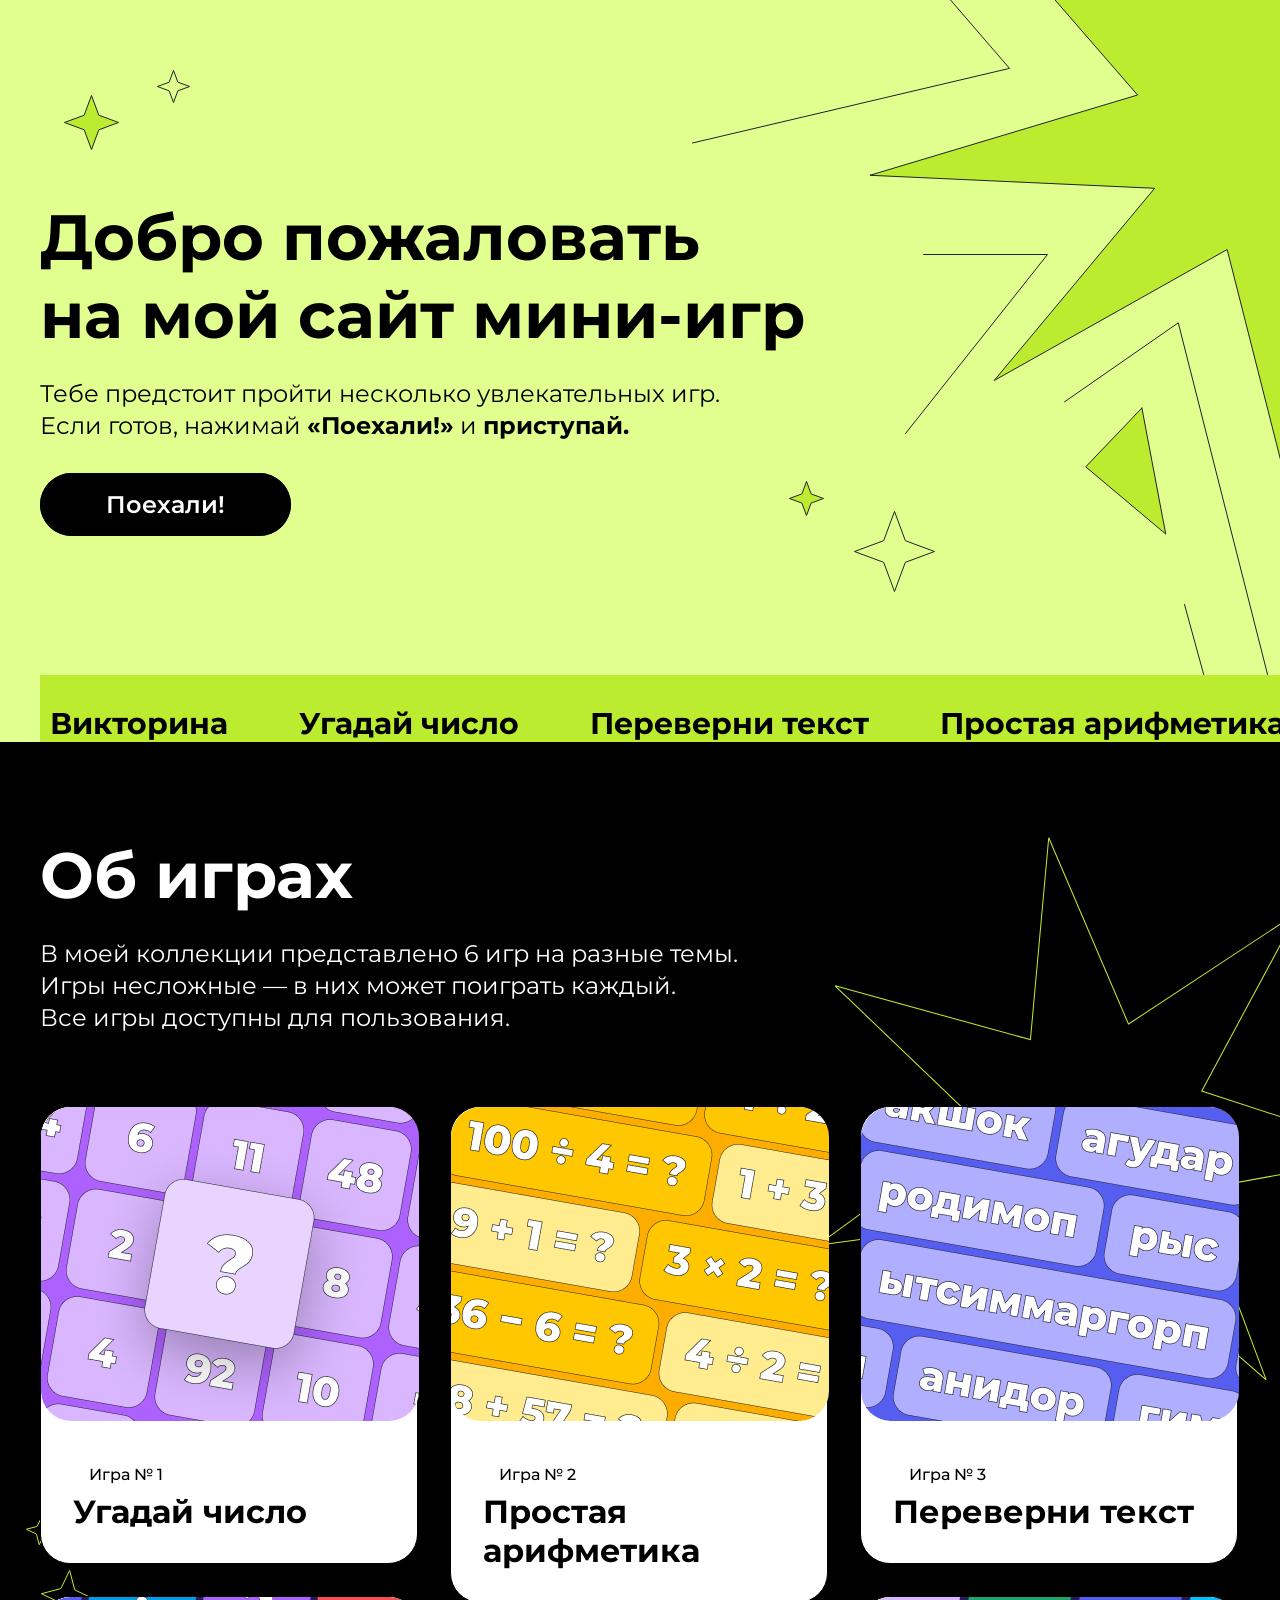
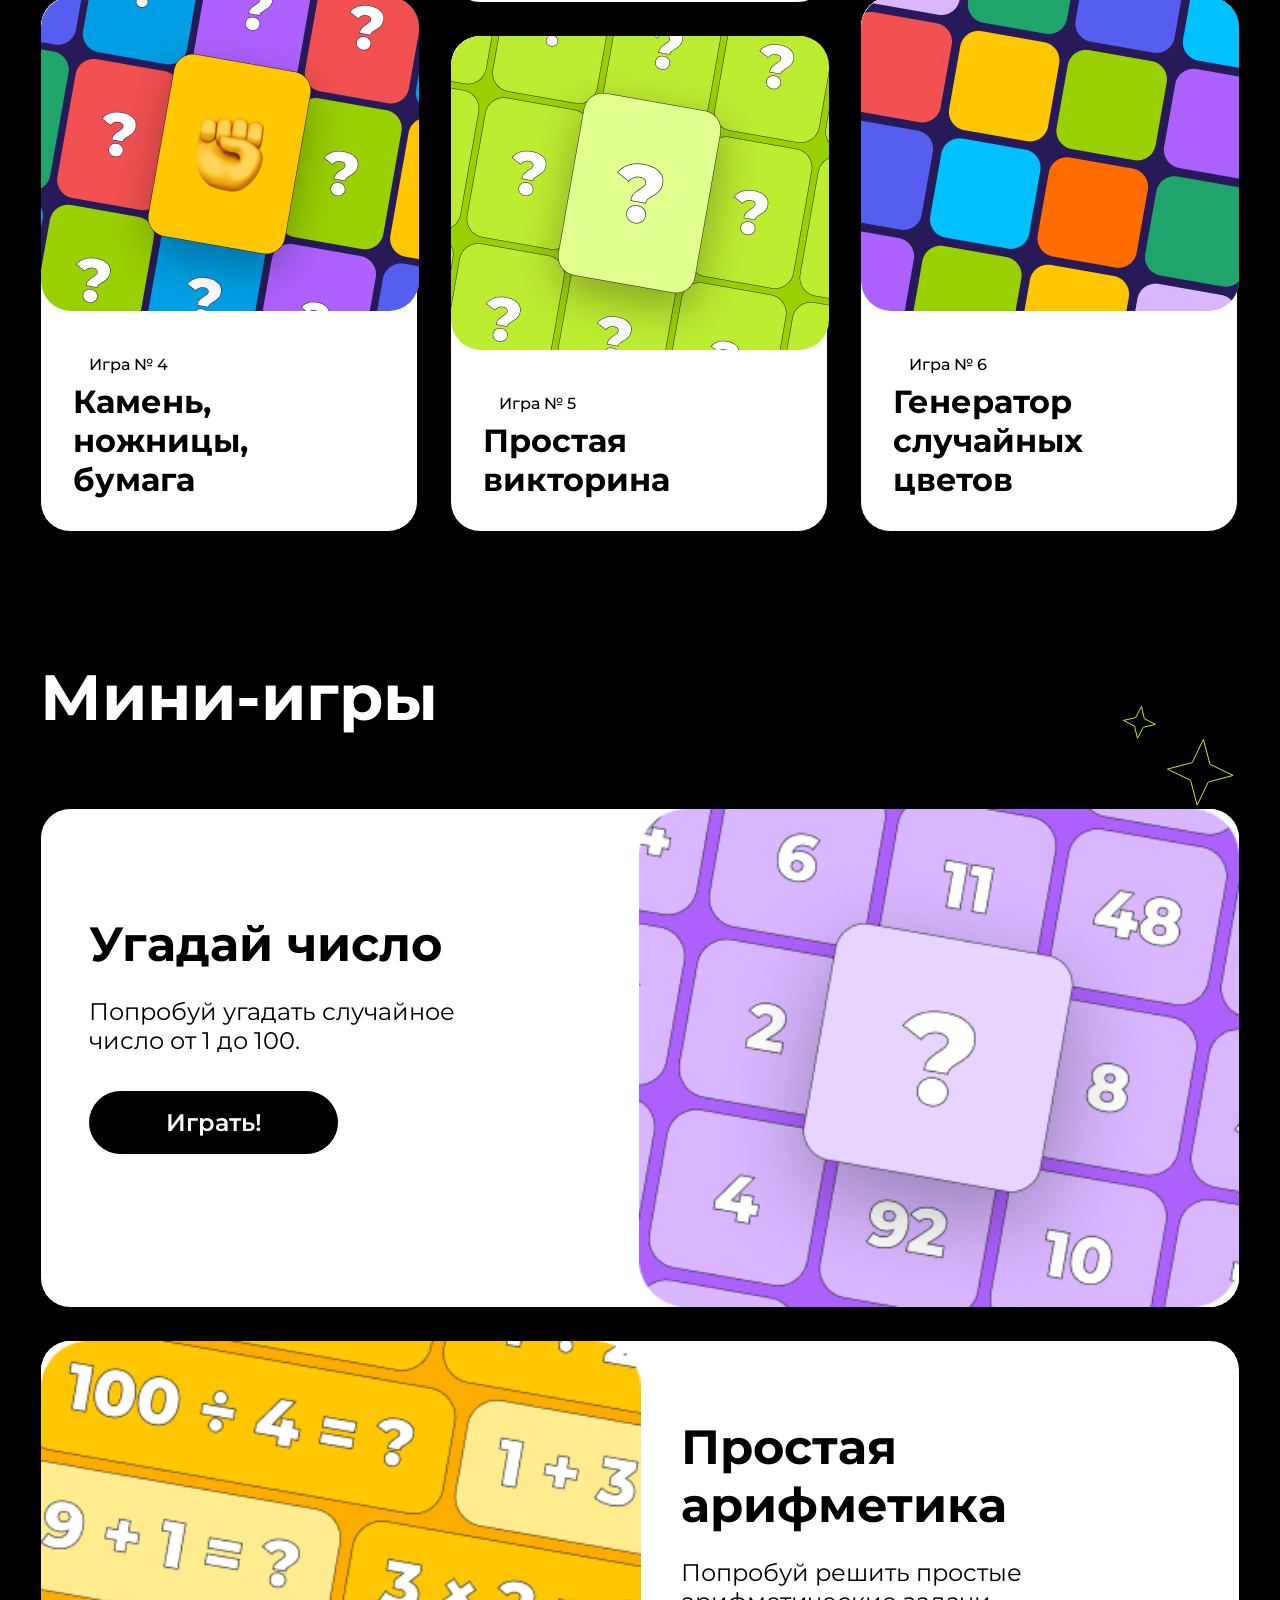
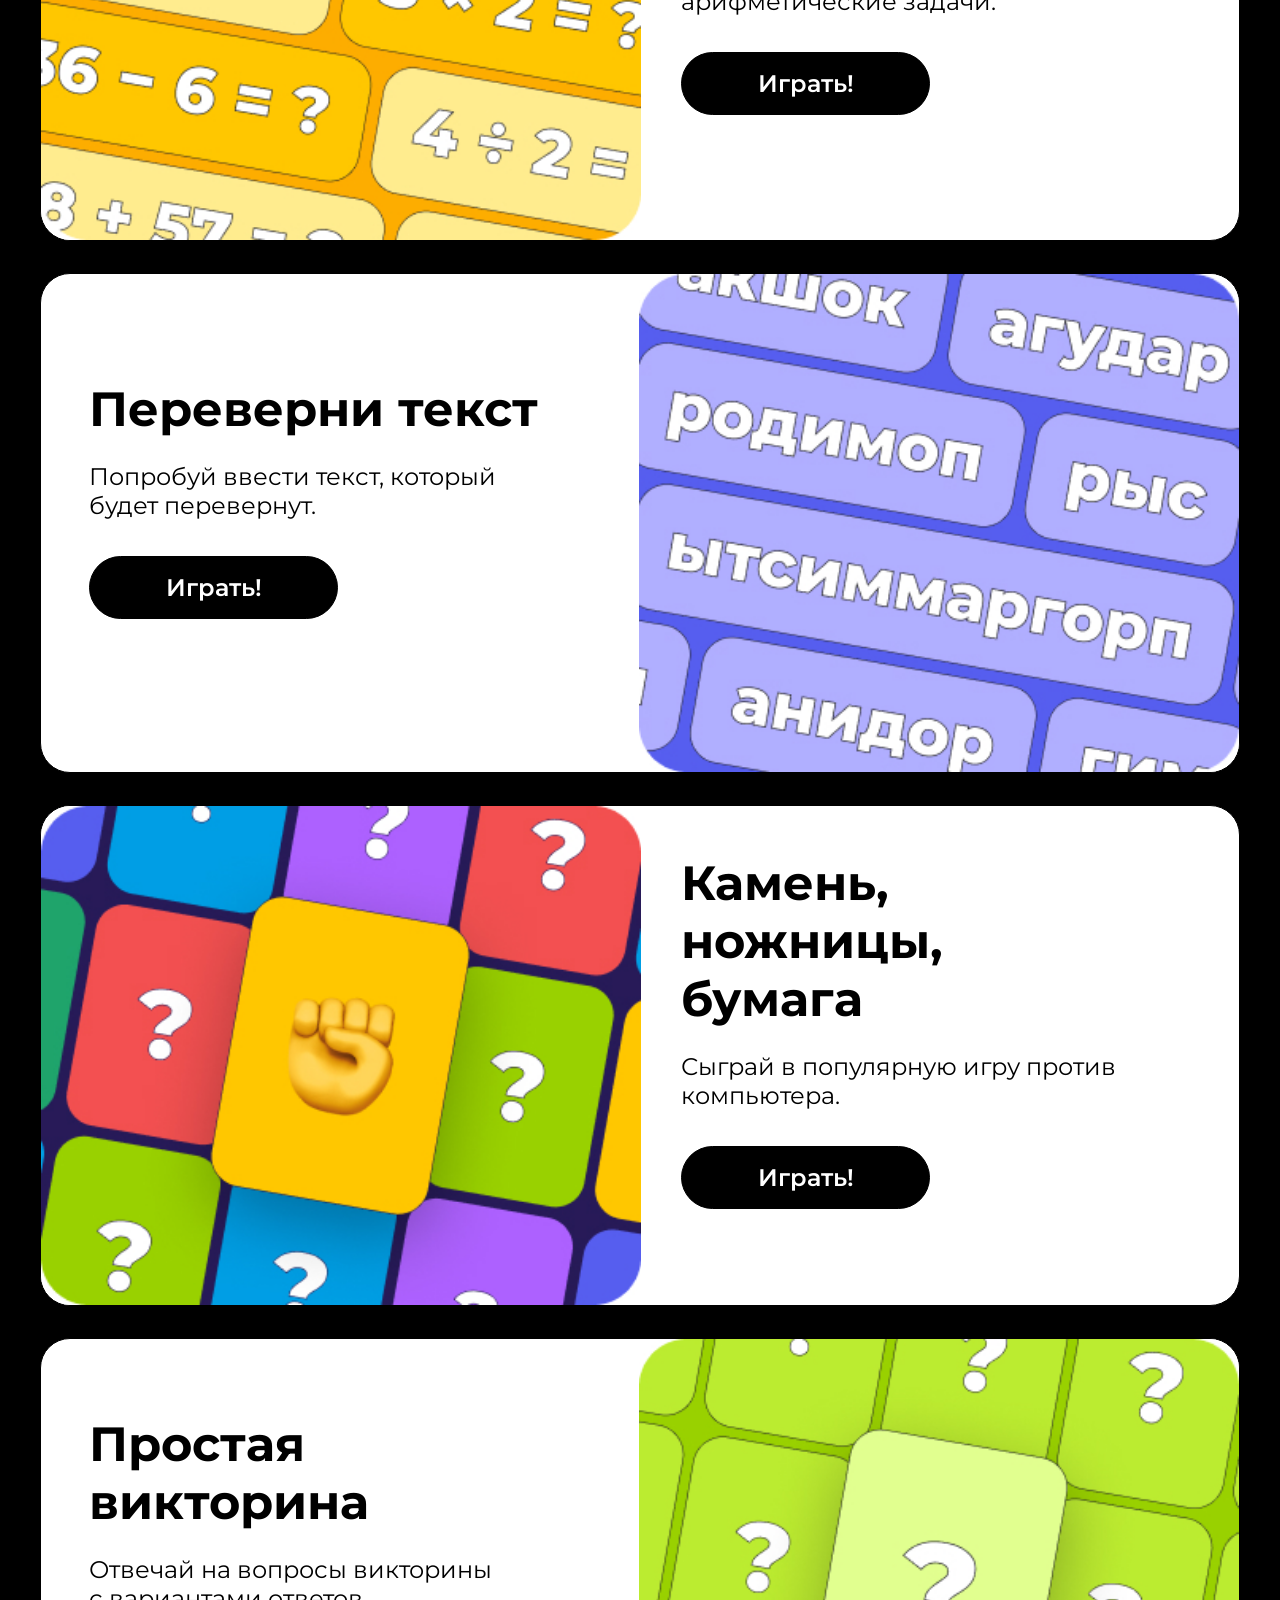
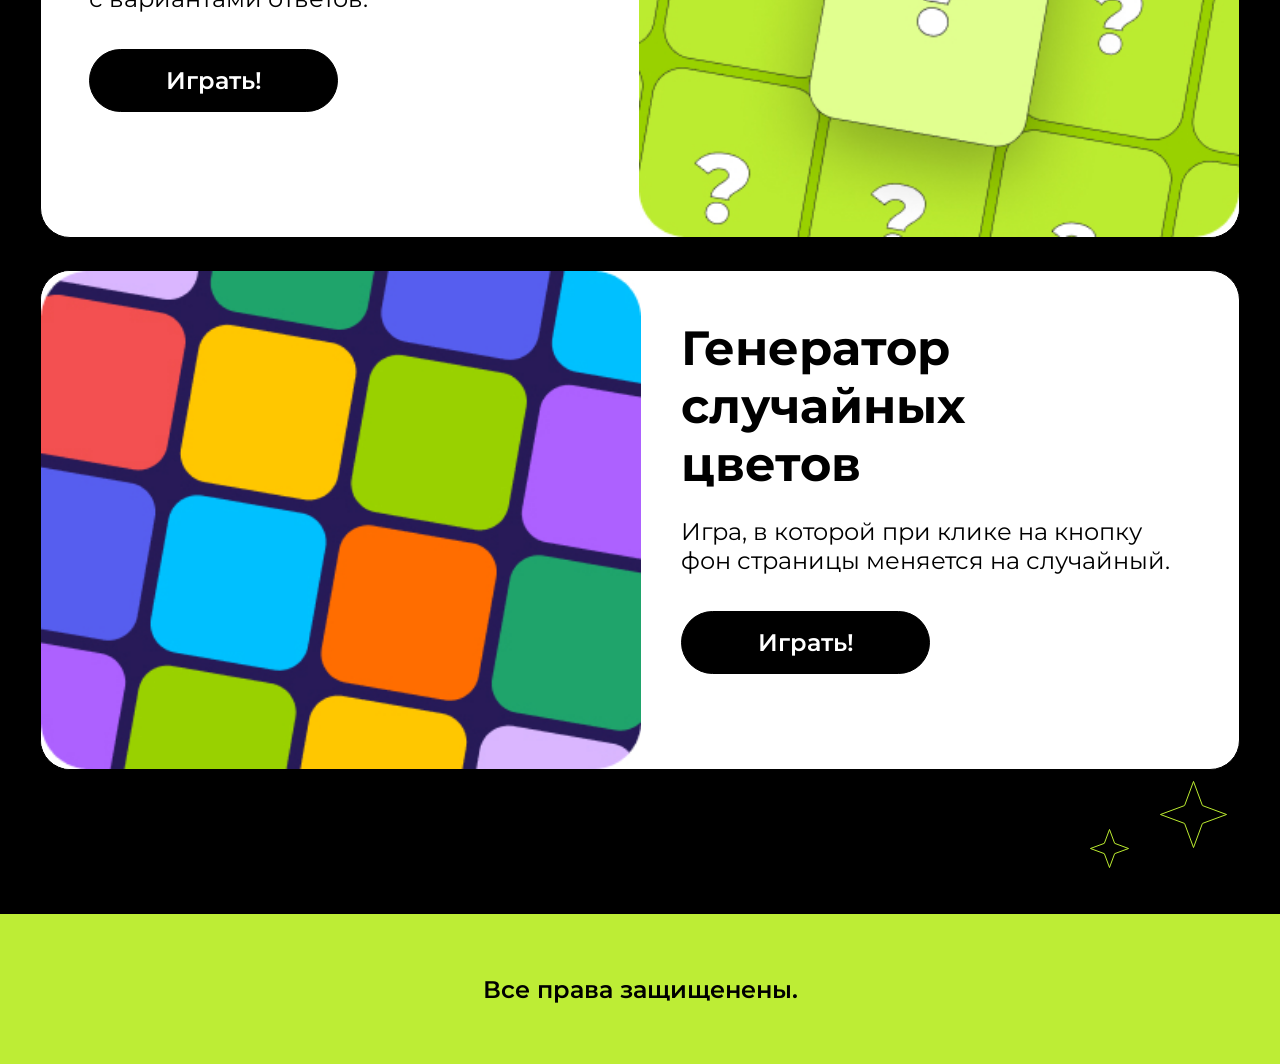
<file: hw-1/index.html>
<!DOCTYPE html>
<html lang="ru">
<head>
    <meta charset="UTF-8">
    <meta name="viewport" content="width=device-width, initial-scale=1.0">
    <title>Document</title>
    <link rel="stylesheet" href="style.css">
    <link rel="preconnect" href="https://fonts.googleapis.com">
    <link rel="preconnect" href="https://fonts.gstatic.com" crossorigin>
    <link href="https://fonts.googleapis.com/css2?family=Montserrat:ital,wght@0,100..900;1,100..900&display=swap" rel="stylesheet">
</head>
<body>
    <div class="hero-page center">
        <div class="hero-page__stars">
            <svg class="hero-page__star hero-page__star-2" width="57" height="57" viewBox="0 0 57 57" fill="none" xmlns="http://www.w3.org/2000/svg"><path d="M35.7285 20.9756L35.8086 21.1914L36.0244 21.2715L55.5586 28.5L36.0244 35.7285L35.8086 35.8086L35.7285 36.0244L28.5 55.5586L21.2715 36.0244L21.1914 35.8086L20.9756 35.7285L1.44043 28.5L20.9756 21.2715L21.1914 21.1914L21.2715 20.9756L28.5 1.44043L35.7285 20.9756Z" fill="#BCEC30" stroke="#202027"/></svg>
            <svg class="hero-page__star hero-page__star-3" width="35" height="35" viewBox="0 0 35 35" fill="none" xmlns="http://www.w3.org/2000/svg"> <path d="M21.7578 12.9473L21.8379 13.1621L22.0527 13.2422L33.5586 17.5L22.0527 21.7578L21.8379 21.8379L21.7578 22.0527L17.5 33.5586L13.2422 22.0527L13.1621 21.8379L12.9473 21.7578L1.44043 17.5L12.9473 13.2422L13.1621 13.1621L13.2422 12.9473L17.5 1.44043L21.7578 12.9473Z" stroke="#202027"/> </svg>
            <svg class="hero-page__star hero-page__star-5" width="37" height="37" viewBox="0 0 37 37" fill="none" xmlns="http://www.w3.org/2000/svg"><path d="M23.0273 13.6768L23.1074 13.8926L23.3232 13.9727L35.5586 18.5L23.3232 23.0273L23.1074 23.1074L23.0273 23.3232L18.5 35.5586L13.9727 23.3232L13.8926 23.1074L13.6768 23.0273L1.44043 18.5L13.6768 13.9727L13.8926 13.8926L13.9727 13.6768L18.5 1.44043L23.0273 13.6768Z" fill="#BCEC30" stroke="#202027"/></svg>
            <svg class="hero-page__star hero-page__star-4"  width="83" height="83" viewBox="0 0 83 83" fill="none" xmlns="http://www.w3.org/2000/svg"><path d="M52.2402 30.4648L52.3193 30.6807L52.5352 30.7598L81.5586 41.5L52.5352 52.2402L52.3193 52.3193L52.2402 52.5352L41.5 81.5586L30.7598 52.5352L30.6807 52.3193L30.4648 52.2402L1.44043 41.5L30.4648 30.7598L30.6807 30.6807L30.7598 30.4648L41.5 1.44043L52.2402 30.4648Z" stroke="#202027"/></svg>
        </div>
        <div class="hero-page__vectors">
            <svg class="hero-page__vector hero-page__vector-1" width="413" height="528" viewBox="0 0 413 528" fill="none" xmlns="http://www.w3.org/2000/svg"><path d="M533.96 48.4061C543.388 51.031 805.793 161.965 805.793 161.965L527.388 191.848L703.271 417.66L455.314 263.412L430.049 524.856L360.161 249.531L127.215 380.493L287.683 188.266L2.90706 175.289L270.58 95.0267L71.6813 -134.041L351.313 -2.49639L415.308 -256.31L444.045 -1.9517L698.758 -177.398L533.96 48.4061Z" fill="#BCEC30" stroke="#202027" stroke-miterlimit="10" stroke-linecap="round"/></svg>
            <svg class="hero-page__vector hero-page__vector-4788" width="82" height="129" viewBox="0 0 82 129" fill="none" xmlns="http://www.w3.org/2000/svg"><path d="M56.8884 1.04858L0.729492 59.8133L80.7295 127.049L56.8884 1.04858Z" fill="#BCEC30" stroke="#202027" stroke-linecap="round"/></svg>
            <svg class="hero-page__vector hero-page__vector-4782" width="216" height="420" viewBox="0 0 216 420" fill="none" xmlns="http://www.w3.org/2000/svg"><path d="M0.5 79.8677L114.26 0.822235L220.382 418.822" stroke="#202027" stroke-linecap="round"/></svg>
            <svg class="hero-page__vector hero-page__vector-4791" width="35" height="125" viewBox="0 0 35 125" fill="none" xmlns="http://www.w3.org/2000/svg"><path d="M0.5 0.500122L34.5 124.5" stroke="#202027" stroke-linecap="round"/></svg>
            <svg class="hero-page__vector hero-page__vector-4781" width="144" height="180" viewBox="0 0 144 180" fill="none" xmlns="http://www.w3.org/2000/svg"><path d="M18.5824 0.5H142.5L0.5 179.5" stroke="#202027" stroke-linecap="round"/></svg>
            <svg class="hero-page__vector hero-page__vector-4780" width="319" height="154" viewBox="0 0 319 154" fill="none" xmlns="http://www.w3.org/2000/svg"><path d="M241.293 -10L317.5 78.3799L0.5 153" stroke="#202027" stroke-linecap="round"/></svg>
        </div>
            
        <div class="hero-page__vectors-mob">
            <svg class="hero-page__vector-mob hero-page__vector-mob-1" width="160" height="155" viewBox="0 0 160 155" fill="none" xmlns="http://www.w3.org/2000/svg"><path d="M163.245 10.1084C166.091 10.8901 245.303 43.9262 245.303 43.9262L161.261 52.8255L214.355 120.072L139.504 74.1374L131.878 151.995L110.781 70.0034L40.4614 109.004L88.9017 51.7588L2.93664 47.8942L83.7388 23.992L23.6975 -44.2244L108.11 -5.0504L127.428 -80.6361L136.103 -4.88818L212.993 -57.1361L163.245 10.1084Z" fill="#BCEC30" stroke="#202027" stroke-miterlimit="10" stroke-linecap="round"/></svg>
            <svg class="hero-page__vector-mob hero-page__vector-mob-5" width="18" height="18" viewBox="0 0 18 18" fill="none" xmlns="http://www.w3.org/2000/svg"><path d="M10.9619 6.74316L11.042 6.95801L11.2568 7.03809L16.5586 9L11.2568 10.9619L11.042 11.042L10.9619 11.2568L9 16.5586L7.03809 11.2568L6.95801 11.042L6.74316 10.9619L1.44043 9L6.74316 7.03809L6.95801 6.95801L7.03809 6.74316L9 1.44043L10.9619 6.74316Z" fill="#BCEC30" stroke="#202027"/></svg>
            <svg class="hero-page__vector-mob hero-page__vector-mob-4" width="39" height="41" viewBox="0 0 39 41" fill="none" xmlns="http://www.w3.org/2000/svg"><path d="M24.2949 15.1289L24.3711 15.3457L24.5859 15.4287L37.6201 20.5L24.5859 25.5713L24.3711 25.6543L24.2949 25.8711L19.5 39.4932L14.7051 25.8711L14.6289 25.6543L14.4141 25.5713L1.37891 20.5L14.4141 15.4287L14.6289 15.3457L14.7051 15.1289L19.5 1.50586L24.2949 15.1289Z" stroke="#202027"/></svg>
            <svg class="hero-page__vector-mob hero-page__vector-mob-2" width="35" height="35" viewBox="0 0 35 35" fill="none" xmlns="http://www.w3.org/2000/svg"><path d="M21.7578 12.9473L21.8379 13.1621L22.0527 13.2422L33.5586 17.5L22.0527 21.7578L21.8379 21.8379L21.7578 22.0527L17.5 33.5586L13.2422 22.0527L13.1621 21.8379L12.9473 21.7578L1.44043 17.5L12.9473 13.2422L13.1621 13.1621L13.2422 12.9473L17.5 1.44043L21.7578 12.9473Z" fill="#BCEC30" stroke="#202027"/></svg>
            <svg class="hero-page__vector-mob hero-page__vector-mob-3" width="21" height="21" viewBox="0 0 21 21" fill="none" xmlns="http://www.w3.org/2000/svg"><path d="M12.8672 7.83789L12.9473 8.05273L13.1621 8.13281L19.5586 10.5L13.1621 12.8672L12.9473 12.9473L12.8672 13.1621L10.5 19.5586L8.13281 13.1621L8.05273 12.9473L7.83789 12.8672L1.44043 10.5L7.83789 8.13281L8.05273 8.05273L8.13281 7.83789L10.5 1.44043L12.8672 7.83789Z" stroke="#202027"/></svg>
        </div>


        <div class="hero-page__content">

            <h1 class="hero-page__title">Добро пожаловать <br>на мой сайт мини-игр</h1>

            <p class="hero-page__descr">Тебе предстоит пройти несколько увлекательных игр. Если готов, нажимай <b>«Поехали!»</b> и <b>приступай.</b></p>

            <a href="#games-section" class="hero-page__btn">Поехали!</a>

        </div>
        <div class="hero-page__stripe-wrapper">
            <div class="hero-page__stripe">
                <ul class="hero-page__list">
                    <li class="hero-page__item">Викторина</li>
                    <li class="hero-page__item">Угадай число</li>
                    <li class="hero-page__item">Переверни текст</li>
                    <li class="hero-page__item">Простая арифметика</li>
                    <li class="hero-page__item">Камень, ножницы, бумага</li>
                    <li class="hero-page__item">Генератор случайных цветов</li>
                </ul>
            </div>
        </div>
        
        
    </div>
    <div class="games center" id="games-section">
        <svg class="games__star games__star-1" width="585" height="585" viewBox="0 0 458 567" fill="none" xmlns="http://www.w3.org/2000/svg"><path d="M311.161 184.877L311.375 185.435L311.886 185.126L479.433 83.8167L380.124 252.557L379.822 253.073L380.382 253.28L564.052 321.108L370.208 348.674L369.616 348.758L369.804 349.326L431.289 535.215L288.879 400.849L288.444 400.439L288.117 400.94L181.119 564.91L197.378 369.793L197.429 369.197L196.833 369.254L1.92162 387.833L164.61 278.892L165.107 278.56L164.691 278.129L28.6394 137.326L215.247 196.597L215.817 196.778L215.894 196.186L241.151 2.02592L311.161 184.877Z" stroke="#BCEC30"/></svg>
        <svg class="games__star games__star-11" width="32" height="32" viewBox="0 0 32 32" fill="none" xmlns="http://www.w3.org/2000/svg"><path d="M19.7299 11.9161L19.7892 12.1375L19.9965 12.2377L29.7633 16.9489L19.282 19.7301L19.0596 19.7894L18.9593 19.9966L14.2472 29.7633L11.467 19.2821L11.4077 19.0597L11.2015 18.9596L1.43379 14.2474L11.9159 11.4672L12.1374 11.4079L12.2375 11.2016L16.9487 1.43382L19.7299 11.9161Z" stroke="#BCEC30"/></svg>
        <svg class="games__star games__star-12" width="55" height="55" viewBox="0 0 55 55" fill="none" xmlns="http://www.w3.org/2000/svg"><path d="M34.7319 20.6643L34.7912 20.8867L34.9985 20.986L52.916 29.6302L33.6877 34.7322L33.4652 34.7914L33.365 34.9987L24.7208 52.9162L19.6188 33.6878L19.5605 33.4655L19.3533 33.3653L1.43475 24.7209L20.6641 19.619L20.8865 19.5608L20.9857 19.3534L29.63 1.43493L34.7319 20.6643Z" stroke="#BCEC30"/></svg>

        <h1 class="games__title">Об играх</h1>
        <p class="games__descr">В моей коллекции представлено 6 игр на разные темы.<br>Игры несложные — в них может поиграть каждый. <br>Все игры доступны для пользования.</p>

        <div class="games__content">
            <div class="games__list">
                <a href="#game-guess-number">
                    <div class="games-card">
                    <img class="games-card__img" src="img/guess_the_number.jpg" alt="">
                    <div class="games-card__text">
                        <p class="games-card__descr">Игра № 1</p>
                        <h3 class="games-card__title">Угадай число</h3>
                    </div>
                </div>
                </a>
                <a href="#rock-scissors-paper">
                    <div class="games-card">
                    <img class="games-card__img" src="img/rock_scissors_paper.jpg" alt="">
                    <div class="games-card__text">
                        <p class="games-card__descr">Игра № 4</p>
                        <h3 class="games-card__title">Камень, ножницы, <br>бумага</h3>
                        
                    </div>
                </div>
                </a>
            </div>
            <div class="games__list">
                <a href="#arithmetic">
                    <div class="games-card">
                    <img class="games-card__img" src="img/arithmetic.jpg" alt="">
                    <div class="games-card__text">
                        <p class="games-card__descr">Игра № 2</p>
                        <h3 class="games-card__title">Простая <br>арифметика</h3>
                        
                    </div>
                </div>
                </a>
                <a href="#quiz">
                    <div class="games-card">
                    <img class="games-card__img" src="img/quiz.jpg" alt="">
                    <div class="games-card__text">
                        <p class="games-card__descr">Игра № 5</p>
                        <h3 class="games-card__title">Простая<br>викторина</h3>
                    </div>
                </div>
                </a>
            </div>
            <div class="games__list">
                <a href="#inverted-text">
                    <div class="games-card">
                    <img class="games-card__img" src="img/inverted_text.jpg" alt="">
                    <div class="games-card__text">
                        <p class="games-card__descr">Игра № 3</p>
                        <h3 class="games-card__title">Переверни текст</h3>
                    </div>
                </div>
                </a>
                <a href="#random-number">
                    <div class="games-card">
                    <img class="games-card__img" src="img/random_number.jpg" alt="">
                    <div class="games-card__text">
                        <p class="games-card__descr">Игра № 6</p>
                        <h3 class="games-card__title">Генератор <br>случайных <br>цветов</h3>
                    </div>
                </div>
                </a>
            </div>
        </div>

    </div>
    <div class="mini-games center">
        <svg class="mini-games__star mini-games__star-7" width="35" height="35" viewBox="0 0 35 35" fill="none" xmlns="http://www.w3.org/2000/svg"><path d="M22.2469 13.4283L22.2998 13.6524L22.5041 13.7585L33.446 19.4276L21.4491 22.2469L21.2251 22.2997L21.119 22.504L15.4488 33.4458L12.6306 21.449L12.5777 21.225L12.3734 21.1189L1.43062 15.4486L13.4284 12.6305L13.6524 12.5776L13.7585 12.3734L19.4278 1.43043L22.2469 13.4283Z" stroke="#BCEC30"/></svg>
        <svg class="mini-games__star mini-games__star-6" width="69" height="69" viewBox="0 0 69 69" fill="none" xmlns="http://www.w3.org/2000/svg"><path d="M43.9327 26.0287L43.991 26.251L44.1982 26.3512L67.1165 37.4068L42.5217 43.9326L42.2993 43.9909L42.2001 44.1982L31.1435 67.1164L24.6187 42.5216L24.5595 42.2992L24.3522 42.2L1.434 31.1434L26.0287 24.6186L26.2512 24.5593L26.3514 24.3521L37.407 1.43385L43.9327 26.0287Z" stroke="#BCEC30"/></svg>
        <h1 class="mini-games__title">Мини-игры</h1>
        <div class="mini-games__content">
            <div class="mini-games-card" id="game-guess-number">
                <div class="mini-games-card__text mini-games-card__text_left">
                    <h3 class="mini-games-card__title">Угадай число</h3>
                    <p class="mini-games-card__descr">Попробуй угадать случайное <br>число от 1 до 100.</p>
                    <a class="mini-games-card__btn" href="game_guess_number.html">Играть!</a>
                </div>
                <img class="mini-games-card__img" src="img/guess_the_number.jpg" alt="">
            </div>
            <div class="mini-games-card" id="arithmetic">
                <img class="mini-games-card__img" src="img/arithmetic.jpg" alt="">
                <div class="mini-games-card__text mini-games-card__text_right">
                    <h3 class="mini-games-card__title">Простая <br>арифметика</h3>
                    <p class="mini-games-card__descr">Попробуй решить простые арифметические задачи.</p>
                    <a class="mini-games-card__btn" href="arithmetic.html">Играть!</a>
                </div>
            </div>
            <div class="mini-games-card" id="inverted-text">
                <div class="mini-games-card__text mini-games-card__text_left">
                    <h3 class="mini-games-card__title">Переверни текст</h3>
                    <p class="mini-games-card__descr">Попробуй ввести текст, который <br>будет перевернут.</p>
                    <a class="mini-games-card__btn" href="inverted_text.html">Играть!</a>
                </div>
                <img class="mini-games-card__img" src="img/inverted_text.jpg" alt="">
            </div>
            <div class="mini-games-card" id="rock-scissors-paper">
                <img class="mini-games-card__img" src="img/rock_scissors_paper.jpg" alt="">
                <div class="mini-games-card__text mini-games-card__text_right">
                    <h3 class="mini-games-card__title">Камень, <br>ножницы, <br>бумага</h3>
                    <p class="mini-games-card__descr">Сыграй в популярную игру против компьютера.</p>
                    <a class="mini-games-card__btn" href="rock_scissors_paper.html">Играть!</a>
                </div>
            </div>
            <div class="mini-games-card" id="quiz">
                <div class="mini-games-card__text mini-games-card__text_left">
                    <h3 class="mini-games-card__title">Простая<br>викторина</h3>
                    <p class="mini-games-card__descr">Отвечай на вопросы викторины<br> с вариантами ответов.</p>
                    <a class="mini-games-card__btn" href="quiz.html">Играть!</a>
                </div>
                <img class="mini-games-card__img" src="img/quiz.jpg" alt="">
            </div>
            <div class="mini-games-card" id="random-number">
                <img class="mini-games-card__img" src="img/random_number.jpg" alt="">
                <div class="mini-games-card__text mini-games-card__text_right">
                    <h3 class="mini-games-card__title">Генератор <br>случайных <br>цветов</h3>
                    <p class="mini-games-card__descr">Игра, в которой при клике на кнопку фон страницы меняется на случайный.</p>
                    <a class="mini-games-card__btn" href="#">Играть!</a>
                </div>
            </div>
        </div>
        <svg class="mini-games__star mini-games__star-10" width="41" height="41" viewBox="0 0 41 41" fill="none" xmlns="http://www.w3.org/2000/svg"><path d="M25.5684 15.1367L25.6475 15.3525L25.8633 15.4316L39.5586 20.5L25.8633 25.5684L25.6475 25.6475L25.5684 25.8633L20.5 39.5586L15.4316 25.8633L15.3525 25.6475L15.1367 25.5684L1.44043 20.5L15.1367 15.4316L15.3525 15.3525L15.4316 15.1367L20.5 1.44043L25.5684 15.1367Z" stroke="#BCEC30"/></svg>
        <svg class="mini-games__star mini-games__star-8" width="69" height="69" viewBox="0 0 69 69" fill="none" xmlns="http://www.w3.org/2000/svg"><path d="M43.3496 25.3555L43.4287 25.5713L43.6445 25.6504L67.5586 34.5L43.6445 43.3496L43.4287 43.4287L43.3496 43.6445L34.5 67.5586L25.6504 43.6445L25.5713 43.4287L25.3555 43.3496L1.44043 34.5L25.3555 25.6504L25.5713 25.5713L25.6504 25.3555L34.5 1.44043L43.3496 25.3555Z" stroke="#BCEC30"/></svg>


    </div>
    <footer class="footer">
        <h3 class="footer__title">Все права защищенены.</h3>
    </footer>
</body>
</html>
</file>
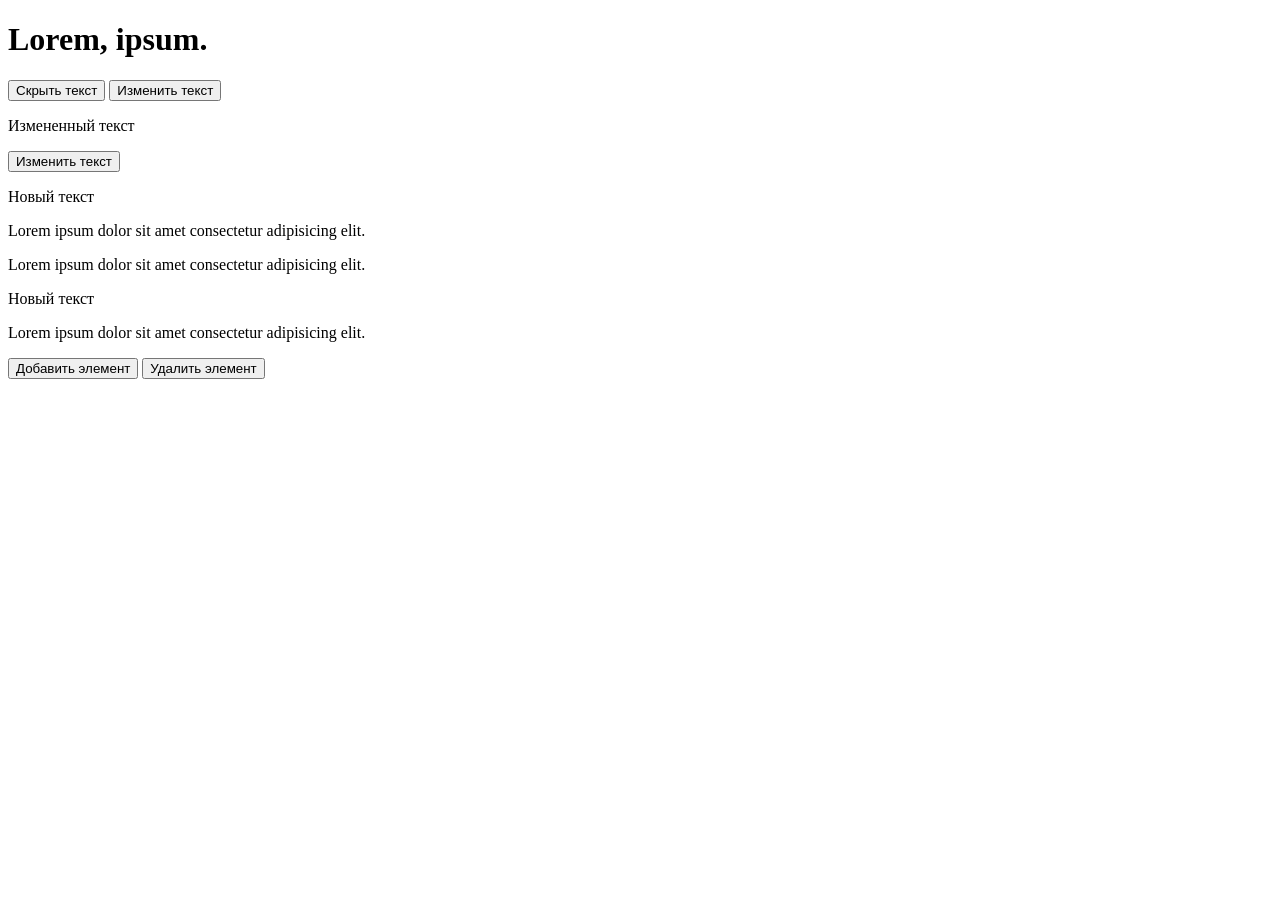
<file: hw_9.html>
<!DOCTYPE html>
<html lang="en">
<head>
    <meta charset="UTF-8">
    <meta name="viewport" content="width=device-width, initial-scale=1.0">
    <title>Document</title>
</head>
<body>
    <h1 class="title">Lorem, ipsum.</h1>
    <button class="btn">Скрыть текст</button>
    <button class="btn-text">Изменить текст</button>
    <p class="description-4">Lorem ipsum dolor sit amet consectetur adipisicing elit.</p>
    <button class="button">Изменить текст</button>
    <p class="description">Lorem ipsum dolor sit amet consectetur adipisicing elit.</p>
    <p class="text">Lorem ipsum dolor sit amet consectetur adipisicing elit.</p>
    <p class="text">Lorem ipsum dolor sit amet consectetur adipisicing elit.</p>
    <p class="description">Lorem ipsum dolor sit amet consectetur adipisicing elit.</p>
    <p class="new-text">Lorem ipsum dolor sit amet consectetur adipisicing elit.</p>
    <button class="bnt-app">Добавить элемент</button>
    <button class="delete-btn">Удалить элемент</button>
    <script>
        //1
        const titleEl = document.querySelector('.title');
        const btnEl = document.querySelector('.btn');
        btnEl.addEventListener('click', function() {
            if (titleEl.style.display === 'none') {
                titleEl.style.display = 'block';
                btnEl.textContent = 'Скрыть';
            } else {
                titleEl.style.display = 'none';
                btnEl.textContent = 'Показать';
            }
        });
        //2
        const descriptionEl = document.querySelector('.description-4');
        const buttonEl = document.querySelector('.button');
        buttonEl.addEventListener('click', function (e) {
            descriptionEl.style.color = 'blue';
        });
        //3
        const btnTextEl = document.querySelector('.btn-text');
        btnTextEl.addEventListener('click', function (e) {
            titleEl.textContent = 'Привет, мир!';
        });
        //4
        const descAllEl = document.querySelectorAll('.description-4');
        descAllEl.forEach(function(element) {
        element.textContent = 'Измененный текст';
        });
        //5
        const descriptionAllEl = document.querySelectorAll('.description');
        descriptionAllEl.forEach(function(element) {
        element.textContent = 'Новый текст';
        });
        //6
        const btnappEl = document.querySelector('.bnt-app');
        btnappEl.addEventListener('click', function (e) {
            const textEl = document.createElement('p');
            textEl.textContent = 'Lorem ipsum dolor sit amet consectetur adipisicing elit.';
            textEl.classList.add('text-app');
            document.body.appendChild(textEl);
        });
        //7
        const btnDeleteEl = document.querySelector('.delete-btn');
        btnDeleteEl.addEventListener('click', function (e) {
        const descEl = document.querySelector('.description');
            descEl.remove();
    })
    </script>
</body>
</html>
</file>
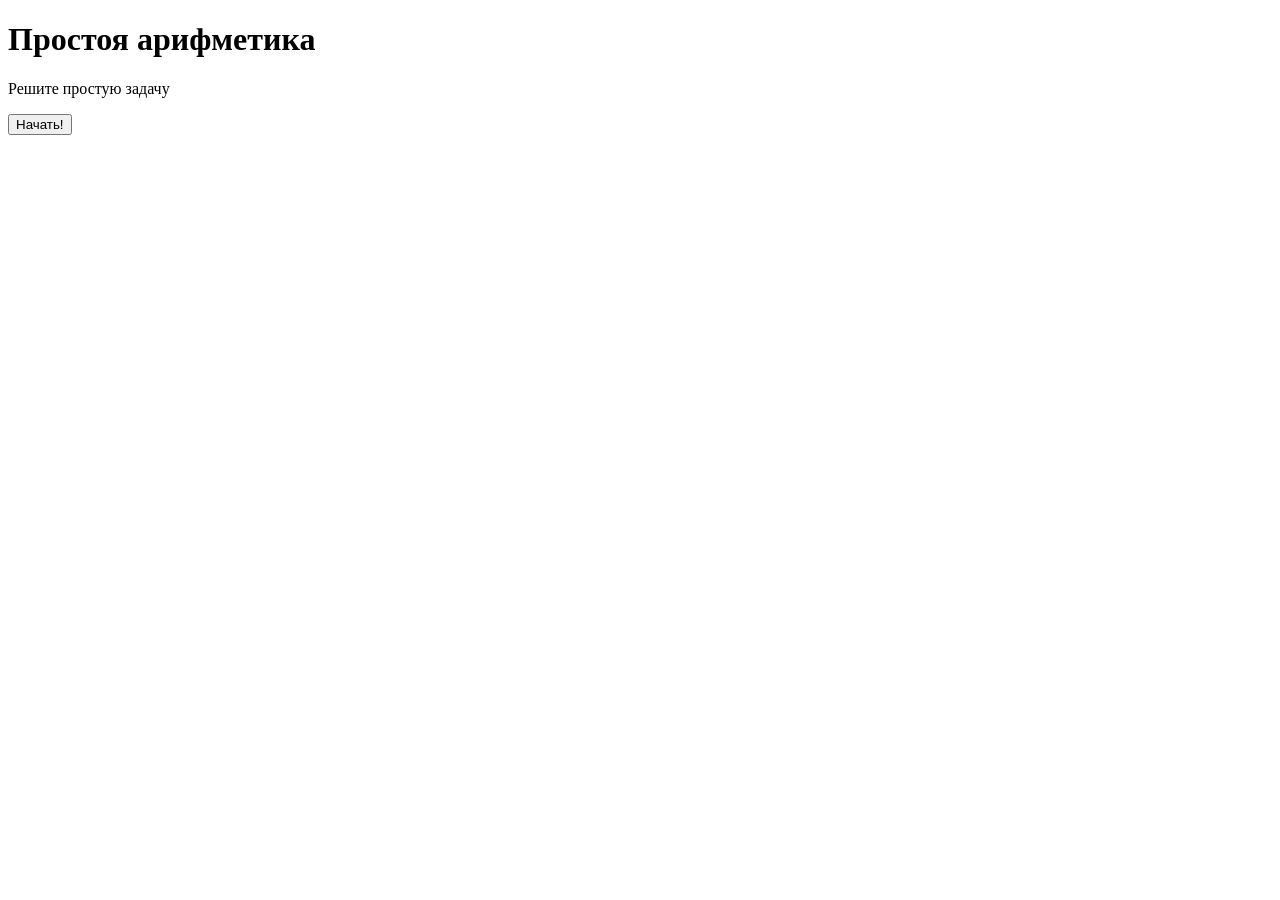
<file: hw-1/arithmetic.html>
<!DOCTYPE html>
<html lang="en">
<head>
    <meta charset="UTF-8">
    <meta name="viewport" content="width=device-width, initial-scale=1.0">
    <title>Document</title>
</head>
<body>
    <h1>Простоя арифметика</h1>
    <p>Решите простую задачу</p>
    <button onclick="startArithmeticBtn()">Начать!</button>
    <script src="script.js"></script>
</body>
</html>
</file>
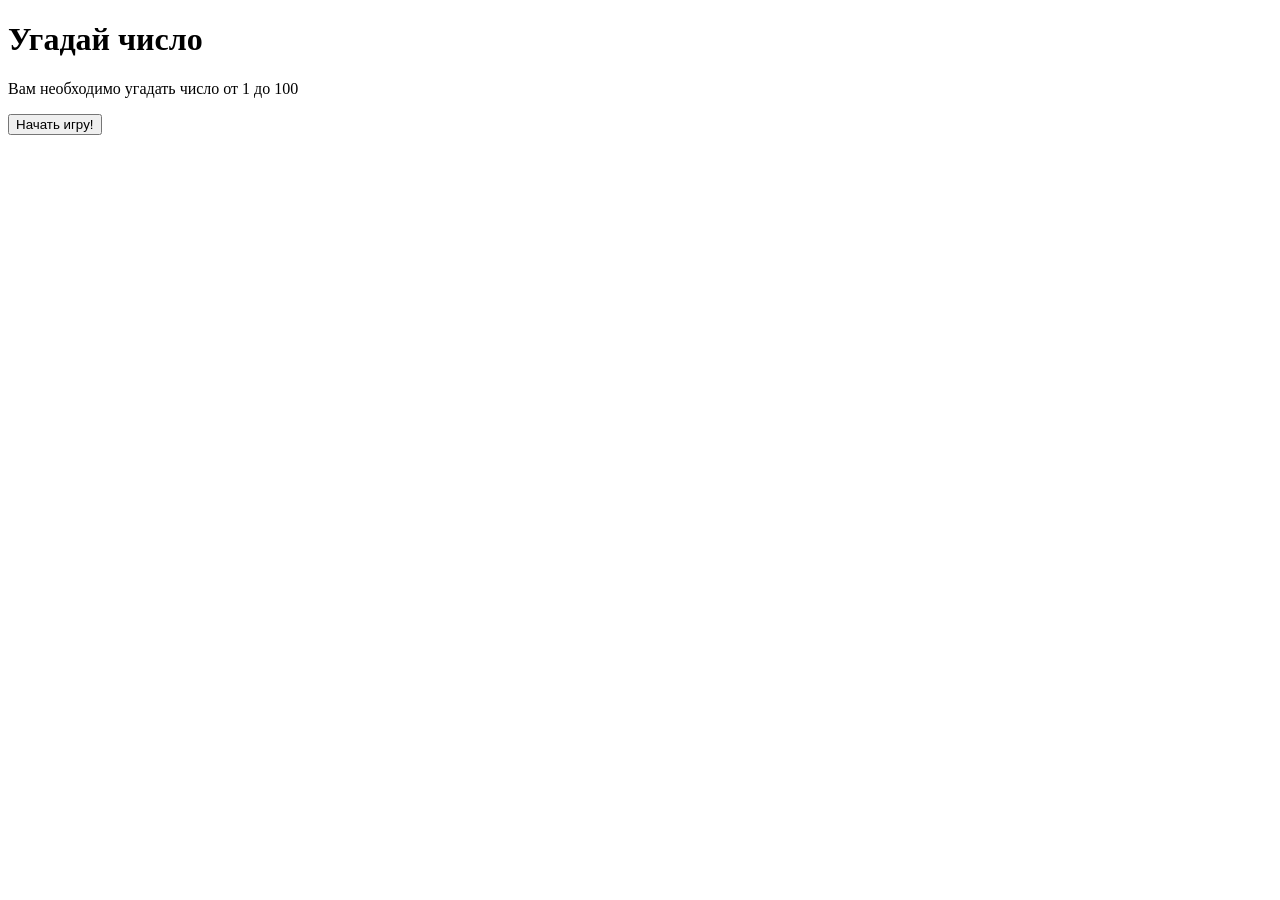
<file: hw-1/game_guess_number.html>
<!DOCTYPE html>
<html lang="en">
<head>
    <meta charset="UTF-8">
    <meta name="viewport" content="width=device-width, initial-scale=1.0">
    <title>Document</title>
</head>
<body>
    <div>
        <h1>Угадай число</h1>
        <p>Вам необходимо угадать число от 1 до 100</p>
        <button onclick="startGameGuessNumberBtn()">Начать игру!</button>
    </div>
    <script src="script.js"></script>
</body>
</html>
</file>
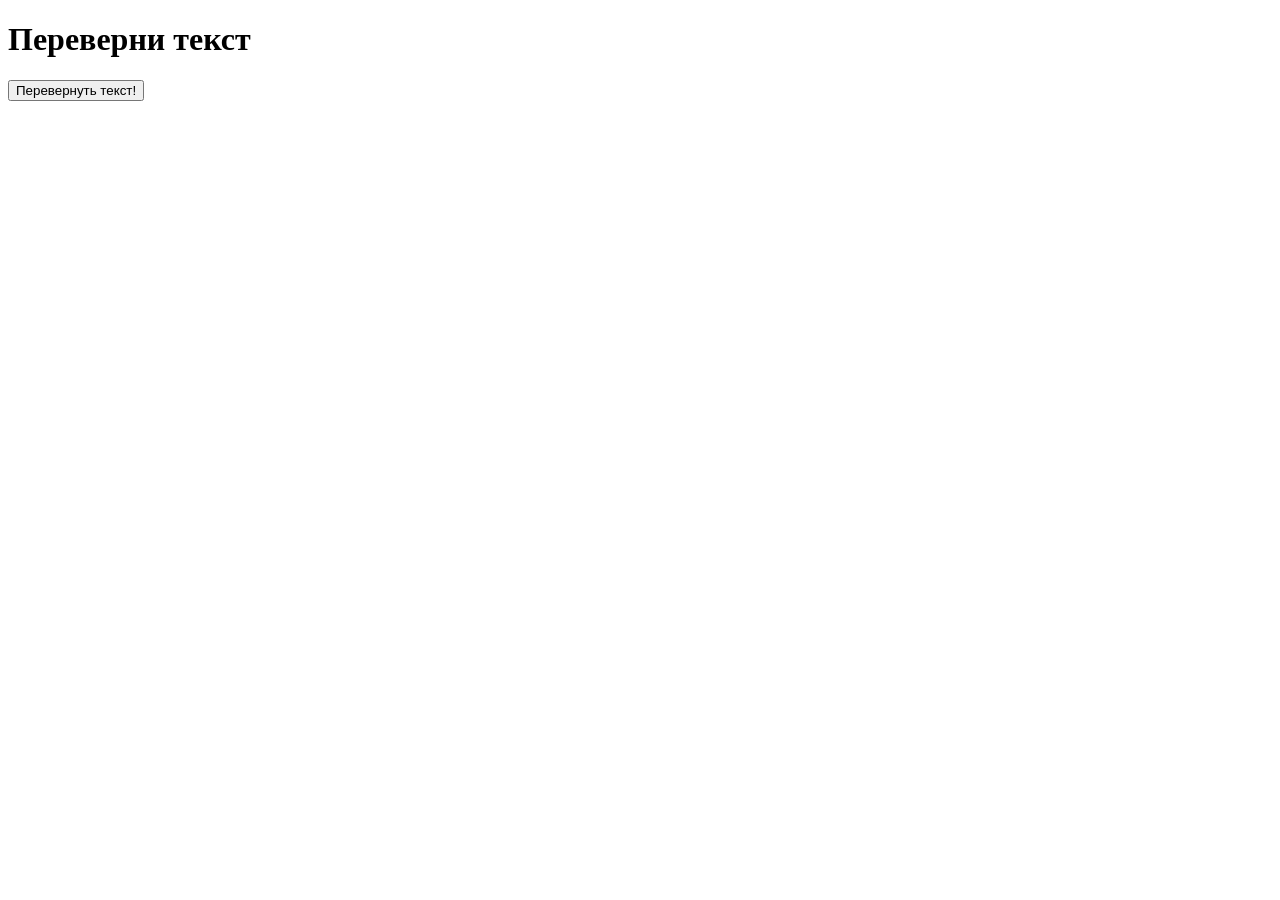
<file: hw-1/inverted_text.html>
<!DOCTYPE html>
<html lang="en">
<head>
    <meta charset="UTF-8">
    <meta name="viewport" content="width=device-width, initial-scale=1.0">
    <title>Document</title>
</head>
<body>
    <h1>Переверни текст</h1>
    <button onclick="startInvertedTextBtn()">Перевернуть текст!</button>
    <script src="script.js"></script>
</body>
</html>
</file>
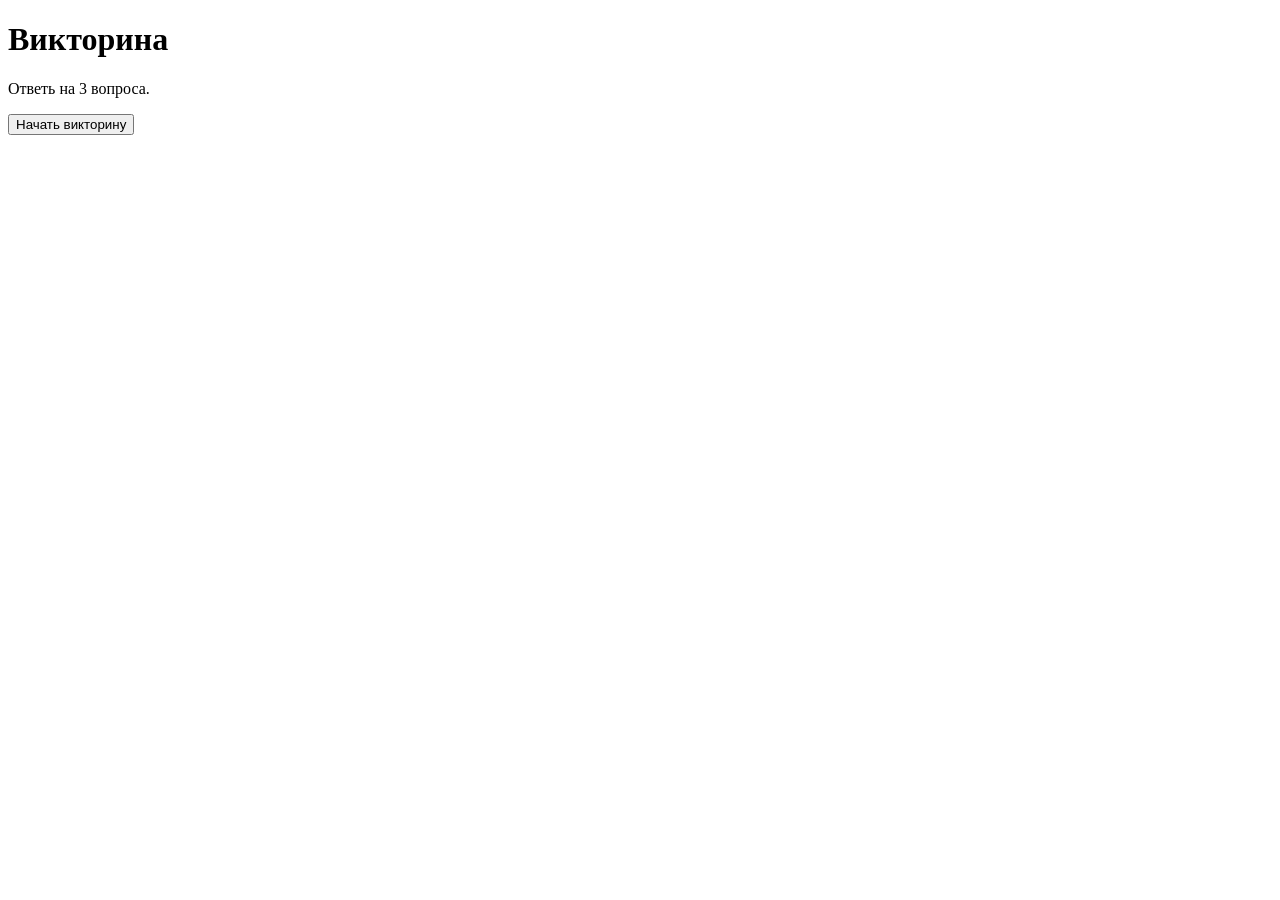
<file: hw-1/quiz.html>
<!DOCTYPE html>
<html lang="en">
<head>
    <meta charset="UTF-8">
    <meta name="viewport" content="width=device-width, initial-scale=1.0">
    <title>Document</title>
</head>
<body>
     <div>
        <h1>Викторина</h1>
        <p>Ответь на 3 вопроса.</p>
        <button onclick="startQuizBtn()">Начать викторину</button>
    </div>
    <script src="script.js"></script>
</body>
</html>
</file>
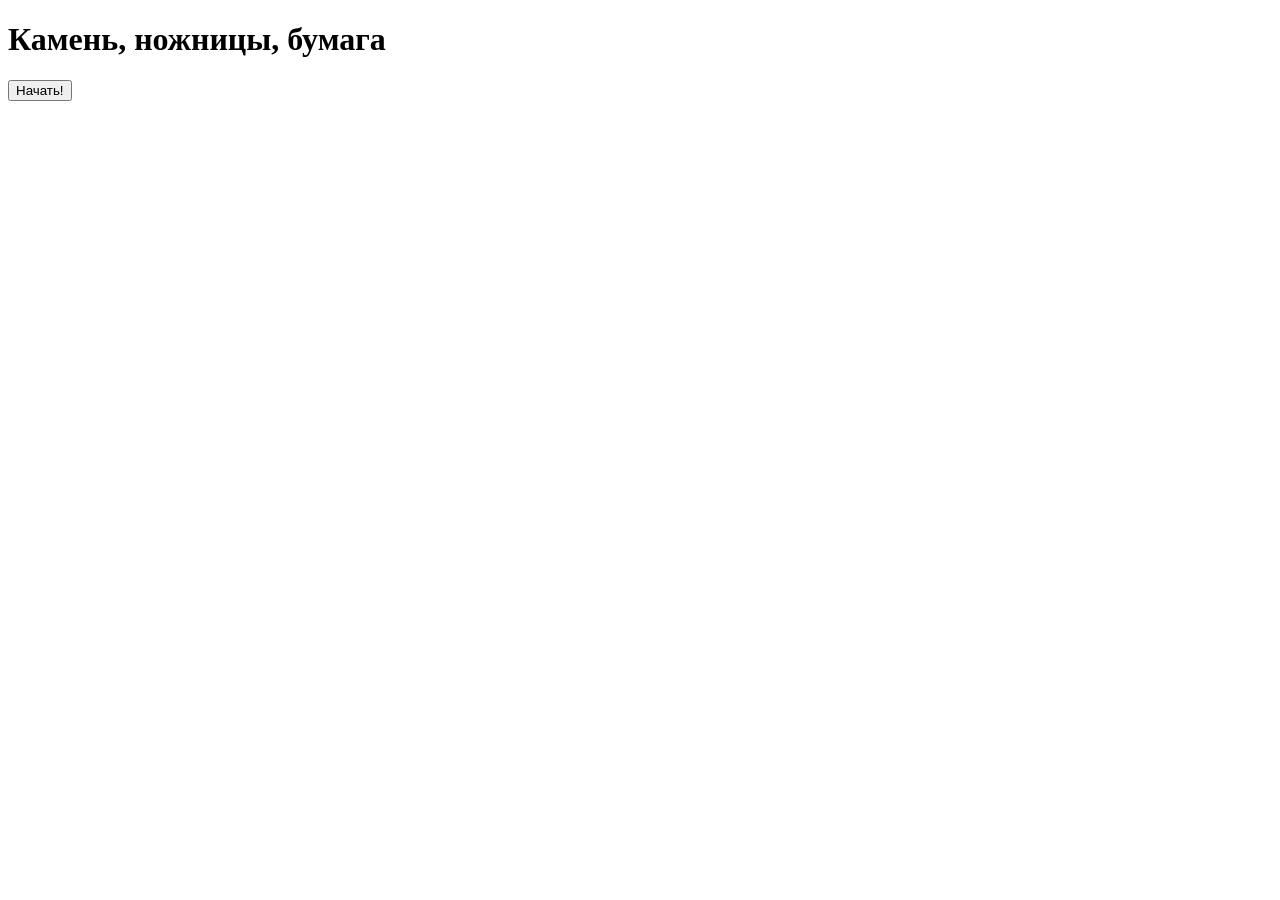
<file: hw-1/rock_scissors_paper.html>
<!DOCTYPE html>
<html lang="en">
<head>
    <meta charset="UTF-8">
    <meta name="viewport" content="width=device-width, initial-scale=1.0">
    <title>Document</title>
</head>
<body>
    <h1>Камень, ножницы, бумага</h1>
    <button onclick="startRockScissorsPaperBtn()">Начать!</button>
    <script src="script.js"></script>
</body>
</html>
</file>
<file: hw-1/style.css>
@keyframes scrollLeft {
  0% {
    transform: translateX(0);
  }
  100% {
    transform: translateX(-50%);
  }
}
.center {
  padding-left: calc(50% - 600px);
  padding-right: calc(50% - 600px);
}

* {
  margin: 0;
  padding: 0;
  box-sizing: border-box;
}

body {
  font-family: "Montserrat", "arial";
  color: black;
}

a,
input,
button,
select {
  font-family: "Montserrat", "Arial";
}

a {
  text-decoration: none;
}

.hero-page {
  background-image: url(img/header-img.jpg);
  padding-top: 198px;
  position: relative;
}
.hero-page__stripe {
  display: inline-block;
  animation: scrollLeft 15s linear infinite;
  background-color: #BCEC30;
}
.hero-page__stripe-wrapper {
  overflow: visible;
  position: relative;
}
.hero-page__stripe-wrapper::-webkit-scrollbar {
  height: 8px;
  background: #BCEC30;
  border-radius: 4px;
}
.hero-page__stripe-wrapper::-webkit-scrollbar-thumb {
  background: #BCEC30;
  border-radius: 4px;
}
.hero-page__stripe-wrapper::-webkit-scrollbar-track {
  background: #202027;
  border-radius: 4px;
}
.hero-page__list {
  background-color: #BCEC30;
  display: flex;
  list-style-type: none;
  flex-wrap: nowrap;
  gap: 51px;
  padding-top: 30px;
  margin: 0;
  min-width: -moz-max-content;
  min-width: max-content;
}
.hero-page__item {
  font-size: 30px;
  font-weight: 700;
  white-space: nowrap;
  padding: 0 10px;
}
.hero-page__star {
  position: absolute;
}
.hero-page__star-2 {
  left: 63px;
  top: 94px;
}
.hero-page__star-3 {
  left: 156px;
  top: 69px;
}
.hero-page__star-5 {
  right: 455px;
  bottom: 225px;
}
.hero-page__star-4 {
  bottom: 149px;
  right: 344px;
}
.hero-page__vectors-mob {
  display: none;
}
.hero-page__vector {
  position: absolute;
}
.hero-page__vector-1 {
  right: 0;
  top: 0;
}
.hero-page__vector-4788 {
  right: 113px;
  bottom: 206px;
}
.hero-page__vector-4782 {
  right: 0;
  bottom: 0;
}
.hero-page__vector-4791 {
  right: 61px;
  bottom: 13px;
}
.hero-page__vector-4781 {
  right: 231px;
  top: 254px;
}
.hero-page__vector-4780 {
  right: 269px;
  top: -10px;
}
.hero-page__content {
  margin-bottom: 156px;
}
.hero-page__title {
  font-size: 64px;
  font-weight: 700;
  margin-bottom: 24px;
}
.hero-page__descr {
  font-size: 24px;
  line-height: 32px;
  font-weight: 400;
  margin-bottom: 48px;
  width: 720px;
}
.hero-page__btn {
  border: 1px solid black;
  border-radius: 60px;
  text-decoration: none;
  width: 247px;
  padding: 16px 65px;
  font-size: 24px;
  font-weight: 600;
  background-color: black;
  color: #fff;
  transition: 1s;
  cursor: pointer;
}
.hero-page__btn:hover {
  background-color: #fff;
  color: black;
}
.hero-page__list {
  background-color: #BCEC30;
  display: flex;
  list-style-type: none;
  flex-wrap: nowrap;
  gap: 51px;
}
.hero-page__item {
  max-width: 588px;
}

.games {
  background-color: black;
  color: white;
  padding-top: 94px;
  position: relative;
  padding-bottom: 50px;
}
.games__star {
  position: absolute;
}
.games__star-1 {
  transform: rotate(-2.23deg);
  right: -60px;
  overflow: hidden;
}
.games__star-11 {
  bottom: 665px;
  left: 25px;
}
.games__star-12 {
  bottom: 588px;
  left: 40px;
}
.games__title {
  margin-bottom: 24px;
  font-size: 64px;
  font-weight: 700;
}
.games__descr {
  margin-bottom: 72px;
  font-size: 24px;
  line-height: 32px;
  font-weight: 400;
}
.games__content {
  display: flex;
  flex-direction: row;
  gap: 32px;
  align-items: flex-start;
}
.games__list {
  max-height: 1056px;
  gap: 32px;
}
.games-card {
  border: 0.1px solid;
  border-radius: 30px;
  background-color: #fff;
  color: black;
  width: 378px;
  margin-bottom: 32px;
  cursor: pointer;
  transition: transform 0.3s ease, box-shadow 0.3s ease;
  will-change: transform;
}
.games-card:hover {
  transform: scale(1.05);
  z-index: 1;
}
.games-card__img {
  border-radius: 30px;
  max-width: 378px;
}
.games-card__text {
  padding: 32px;
}
.games-card__descr {
  font-size: 16px;
  font-weight: 500;
  padding: 8px 16px;
}
.games-card__title {
  font-size: 32px;
  font-weight: 700;
}

.mini-games {
  background-color: black;
  padding-top: 46px;
  color: white;
  position: relative;
  padding-bottom: 112px;
}
.mini-games__star {
  position: absolute;
}
.mini-games__star-7 {
  right: 123px;
  top: 93px;
}
.mini-games__star-6 {
  right: 45px;
  top: 126px;
}
.mini-games__star-8 {
  right: 52px;
  bottom: 65px;
}
.mini-games__star-10 {
  right: 150px;
  bottom: 45px;
}
.mini-games__title {
  font-size: 64px;
  font-weight: 700;
  margin-bottom: 72px;
}
.mini-games__content {
  display: flex;
  flex-direction: column;
}
.mini-games-card {
  border: 0.1px solid;
  border-radius: 30px;
  background-color: #fff;
  color: black;
  margin-bottom: 32px;
  display: flex;
  align-items: center;
  justify-content: space-between;
  gap: 40px;
}
.mini-games-card__text {
  flex: 1;
}
.mini-games-card__text_left {
  padding-left: 48px;
  padding-top: 48px;
  transform: translateY(-48px);
}
.mini-games-card__text_right {
  padding-right: 48px;
  padding-top: 48px;
  transform: translateY(-48px);
}
.mini-games-card__title {
  font-size: 48px;
  font-weight: 700;
  margin-bottom: 24px;
}
.mini-games-card__descr {
  font-size: 24px;
  font-weight: 400;
  margin-bottom: 36px;
}
.mini-games-card__btn {
  background-color: black;
  color: white;
  border: 1px solid black;
  border-radius: 60px;
  padding: 16px 75.5px;
  text-decoration: none;
  display: inline-block;
  transition: 1s;
  font-size: 24px;
  font-weight: 600;
}
.mini-games-card__btn:hover {
  background-color: #fff;
  color: black;
}
.mini-games-card__img {
  width: 600px;
  height: auto;
  border-radius: 30px;
  -o-object-fit: cover;
     object-fit: cover;
}

.footer {
  background-color: #BDED35;
  min-height: 150px;
}
.footer__title {
  display: flex;
  justify-content: center;
  padding-top: 61px;
  font-size: 24px;
  font-weight: 600;
}

@media (max-width: 1024px) {
  .center {
    padding-left: calc(50% - 393px);
    padding-right: calc(50% - 393px);
    overflow: hidden;
  }
  .hero-page__vectors {
    display: none;
  }
  .games {
    display: none;
  }
  .mini-games__title {
    font-size: 52px;
  }
  .mini-games-card {
    max-width: 100%;
  }
  .mini-games-card__title {
    font-size: 32px;
    font-weight: 700;
  }
  .mini-games-card__descr {
    font-size: 20px;
  }
  .mini-games-card__btn {
    font-size: 20px;
  }
  .mini-games-card__img {
    width: 500px;
  }
}
@media (max-width: 833px) {
  .center {
    padding-left: 24px;
    padding-right: 24px;
  }
}
@media (max-width: 767px) {
  .center {
    padding-left: 16px;
    padding-right: 16px;
    overflow: hidden;
  }
  .hero-page {
    padding-top: 147px;
    overflow: hidden;
  }
  .hero-page__stripe-wrapper {
    margin: 0 -16px;
    padding-left: 16px;
    padding-right: 16px;
  }
  .hero-page__stripe-wrapper::-webkit-scrollbar {
    height: 4px;
  }
  .hero-page__list {
    gap: 24px;
    padding: 12px 0;
  }
  .hero-page__item {
    font-size: 20px;
    padding: 0 8px;
  }
  .hero-page__item:last-child {
    padding-right: 16px;
  }
  .hero-page__title {
    font-size: 40px;
    font-weight: 700;
    text-align: center;
    margin-bottom: 24px;
  }
  .hero-page__descr {
    font-size: 16px;
    font-weight: 400;
    text-align: center;
    width: 100%;
    margin-bottom: 36px;
  }
  .hero-page__content {
    display: flex;
    flex-direction: column;
    align-items: center;
    width: 100%;
    min-width: 296px;
    margin-bottom: 0;
    padding-bottom: 182px;
    padding-left: 24px;
  }
  .hero-page__btn {
    width: 285px;
    font-size: 16px;
    font-weight: 600;
    text-align: center;
  }
  .hero-page__vector {
    display: none;
  }
  .hero-page__star {
    display: none;
  }
  .hero-page__vectors-mob {
    display: block;
  }
  .hero-page__vector-mob {
    position: absolute;
  }
  .hero-page__vector-mob-1 {
    right: 0;
    top: 0;
  }
  .hero-page__vector-mob-2 {
    left: 37px;
    top: 97px;
  }
  .hero-page__vector-mob-3 {
    left: 91px;
    top: 64px;
  }
  .hero-page__vector-mob-4 {
    opacity: 1;
    top: 580px;
    left: 303px;
    border-width: 1px;
    margin-top: 40px;
  }
  .hero-page__vector-mob-5 {
    opacity: 1;
    top: 557px;
    left: 272px;
    border-width: 1px;
    margin-top: 35px;
  }
  .games {
    display: none;
  }
  .mini-games {
    padding-top: 0;
    padding-bottom: 10px;
  }
  .mini-games__title {
    font-size: 40px;
    font-weight: 700;
    padding-top: 48px;
    margin-bottom: 24px;
  }
  .mini-games__star {
    display: none;
  }
  .mini-games-card {
    display: flex;
    flex-direction: column;
    width: 343px;
    margin-top: 24px;
    margin-bottom: 0;
  }
  .mini-games-card__text {
    order: 2;
    padding: 29px;
  }
  .mini-games-card__img {
    width: 343px;
    order: 1;
  }
  .mini-games-card__title {
    font-size: 32px;
    font-weight: 700;
  }
  .mini-games-card__descr {
    font-size: 16px;
    font-weight: 400;
  }
  .mini-games-card__btn {
    width: 285px;
    font-size: 16px;
    font-weight: 600;
    text-align: center;
  }
  .footer__title {
    font-size: 16px;
    font-weight: 600;
  }
}/*# sourceMappingURL=style.css.map */
</file>
